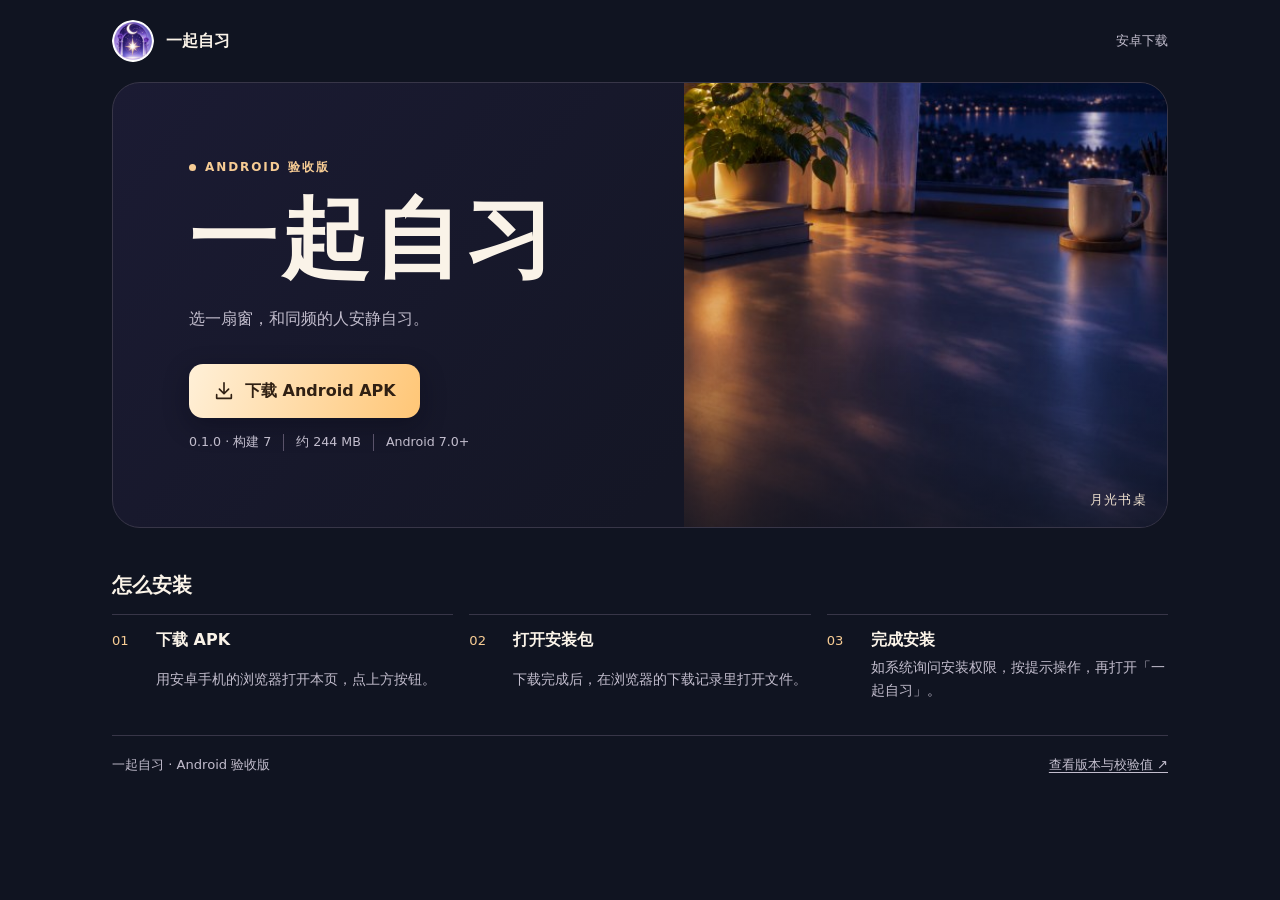
<file: index.html>
<!doctype html>
<html lang="zh-CN">
<head>
  <meta charset="utf-8">
  <meta name="viewport" content="width=device-width, initial-scale=1">
  <meta name="theme-color" content="#101421">
  <meta name="description" content="下载一起自习 Android 验收版。适用于 Android 7.0 及以上。">
  <title>一起自习 · 安卓下载</title>
  <link rel="icon" type="image/png" href="icon.png">
  <link rel="stylesheet" href="style.css">
</head>
<body>
  <main class="shell">
    <header class="brand">
      <img src="icon.png" width="42" height="42" alt="">
      <span>一起自习</span>
      <span class="brand-note">安卓下载</span>
    </header>

    <section class="hero" aria-labelledby="title">
      <div class="intro">
        <p class="eyebrow"><span></span> ANDROID 验收版</p>
        <h1 id="title">一起自习</h1>
        <p class="tagline">选一扇窗，和同频的人安静自习。</p>
        <a class="download" href="https://github.com/hezhilong5211/study-room-flutter/releases/download/android-acceptance-v7/study-room-android-v7.apk">
          <svg width="22" height="22" viewBox="0 0 24 24" fill="none" stroke="currentColor" stroke-width="1.8" stroke-linecap="round" stroke-linejoin="round" aria-hidden="true"><path d="M12 3v12m-5-5 5 5 5-5M4 16v4h16v-4"/></svg>
          下载 Android APK
        </a>
        <ul class="release-meta" aria-label="安装包信息">
          <li>0.1.0 · 构建 7</li>
          <li>约 244 MB</li>
          <li>Android 7.0+</li>
        </ul>
      </div>
      <figure class="scene">
        <img src="moon-desk.jpg" width="452" height="1024" alt="月光照进窗边的自习桌">
        <figcaption>月光书桌</figcaption>
      </figure>
    </section>

    <section class="install" aria-labelledby="install-title">
      <h2 id="install-title">怎么安装</h2>
      <ol>
        <li><strong>下载 APK</strong><span>用安卓手机的浏览器打开本页，点上方按钮。</span></li>
        <li><strong>打开安装包</strong><span>下载完成后，在浏览器的下载记录里打开文件。</span></li>
        <li><strong>完成安装</strong><span>如系统询问安装权限，按提示操作，再打开「一起自习」。</span></li>
      </ol>
    </section>

    <footer>
      <span>一起自习 · Android 验收版</span>
      <a href="https://github.com/hezhilong5211/study-room-flutter/releases/tag/android-acceptance-v7">查看版本与校验值 <span aria-hidden="true">↗</span></a>
    </footer>
  </main>
</body>
</html>
</file>
<file: style.css>
:root {
  color-scheme: dark;
  font-family: system-ui, "PingFang SC", "Microsoft YaHei", sans-serif;
  background: #101421;
  color: #faf3e8;
  --muted: #c2bdcd;
  --line: #383648;
}

* { box-sizing: border-box; }
body { margin: 0; }
a { color: inherit; }
a:focus-visible { outline: 2px solid #ffe5b6; outline-offset: 5px; }
.shell { width: min(100% - 48px, 1056px); margin-inline: auto; }
.brand { min-height: 82px; display: flex; align-items: center; gap: 12px; font-weight: 650; }
.brand img { border-radius: 50%; }
.brand-note { margin-left: auto; color: var(--muted); font-size: .84rem; font-weight: 450; }

.hero {
  display: grid;
  grid-template-columns: 1.18fr 1fr;
  background: linear-gradient(130deg, #1b1b33, #141625 62%);
  border: 1px solid var(--line);
  border-radius: 28px;
  overflow: hidden;
}
.intro { padding: clamp(36px, 6vw, 76px); align-self: center; }
.eyebrow { display: flex; align-items: center; gap: 9px; margin: 0 0 13px; color: #f7cc94; font-size: .75rem; letter-spacing: .16em; font-weight: 660; }
.eyebrow span { width: 7px; height: 7px; border-radius: 50%; background: #f7cc94; }
h1 { margin: 0; font-family: "Songti SC", "Noto Serif CJK SC", SimSun, serif; font-size: clamp(3.15rem, 7vw, 5.5rem); font-weight: 700; letter-spacing: .045em; line-height: 1.15; }
.tagline { margin: 15px 0 32px; color: var(--muted); line-height: 1.7; }
.download {
  display: inline-flex;
  justify-content: center;
  align-items: center;
  gap: 10px;
  min-height: 54px;
  padding: 13px 24px;
  background: linear-gradient(110deg, #fff0d8, #ffc676);
  border-radius: 14px;
  color: #302013;
  font-weight: 760;
  text-decoration: none;
  box-shadow: 0 8px 24px #09091460;
}
.download:hover { background: #ffe2ac; }
.release-meta { display: flex; flex-wrap: wrap; gap: 6px 12px; margin: 16px 0 0; padding: 0; list-style: none; color: var(--muted); font-size: .79rem; }
.release-meta li + li { padding-left: 12px; border-left: 1px solid #5a536a; }

.scene { min-height: 365px; margin: 0; position: relative; isolation: isolate; }
.scene img { position: absolute; width: 100%; height: 100%; object-fit: cover; object-position: center 16%; }
.scene::after { position: absolute; inset: 0; content: ""; background: linear-gradient(0deg, #101421b3, transparent 42%); }
.scene figcaption { position: absolute; z-index: 1; right: 20px; bottom: 18px; color: #eee0ce; font-size: .83rem; letter-spacing: .1em; }

.install { margin: 44px 0 32px; }
.install h2 { margin: 0 0 15px; font-size: 1.25rem; }
.install ol { display: grid; grid-template-columns: repeat(3, 1fr); gap: 16px; margin: 0; padding: 0; list-style: none; counter-reset: install; }
.install li { counter-increment: install; display: grid; grid-template-columns: 32px 1fr; gap: 5px 12px; border-top: 1px solid var(--line); padding-top: 15px; }
.install li::before { content: counter(install, decimal-leading-zero); grid-row: span 2; color: #f7cc94; font-size: .82rem; font-variant-numeric: tabular-nums; line-height: 1.7; }
.install li span { color: var(--muted); line-height: 1.65; font-size: .875rem; }
footer { display: flex; justify-content: space-between; flex-wrap: wrap; gap: 12px; padding: 20px 0 26px; border-top: 1px solid var(--line); color: var(--muted); font-size: .82rem; }
footer a { text-underline-offset: 3px; }

@media (max-width: 700px) {
  .shell { width: min(100% - 32px, 520px); }
  .brand { min-height: 66px; }
  .hero { grid-template-columns: 1fr; border-radius: 22px; }
  .intro { padding: 27px 22px 25px; }
  .tagline { margin: 11px 0 23px; }
  .download { width: 100%; }
  .scene { min-height: clamp(132px, 31vw, 186px); }
  .scene img { object-position: center 14%; }
  .install { margin: 29px 0 24px; }
  .install ol { grid-template-columns: 1fr; gap: 13px; }
}
</file>
